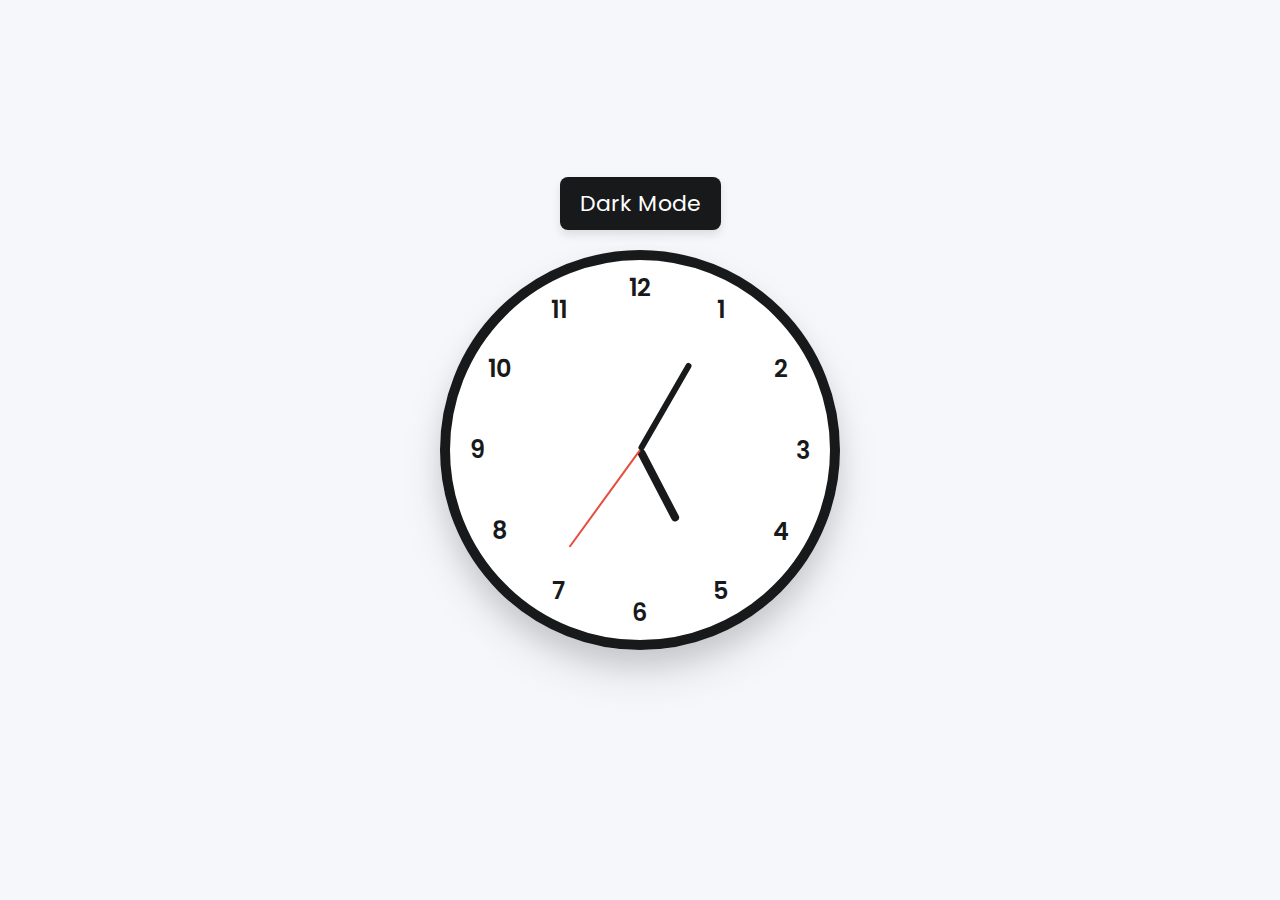
<file: index.html>
<!DOCTYPE html>
<html lang="en">
    <head>  
        <meta charset="UTF-8">
        <meta http-equiv="X-UA-Compatible" content="IE=edge">
        <meta name="viewport" content="width= device-width, initial-scale= 1.0">
        <link rel="stylesheet" href="clock.css">
        <title>Clock using Javascript</title>
        
    </head>
    <body>
        <div class="container">
            <div class="clock">

                <label style="--i: 1"><span>1</span></label>
                <label style="--i: 2"><span>2</span></label>
                <label style="--i: 3"><span>3</span></label>
                <label style="--i: 4"><span>4</span></label>
                <label style="--i: 5"><span>5</span></label>
                <label style="--i: 6"><span>6</span></label>
                <label style="--i: 7"><span>7</span></label>
                <label style="--i: 8"><span>8</span></label>
                <label style="--i: 9"><span>9</span></label>
                <label style="--i: 10"><span>10</span></label>
                <label style="--i: 11"><span>11</span></label>
                <label style="--i: 12"><span>12</span></label>
                    <div class="indicator">
                        <span class="hand hour-hand"></span>
                        <span class="hand minute-hand"></span>
                        <span class="hand second-hand"></span>
                    </div>
            </div>       
                    <div class="mode-switch">Dark Mode</div>
        </div>
    <script src="clock.js"></script>
    </body>

</html>
</file>
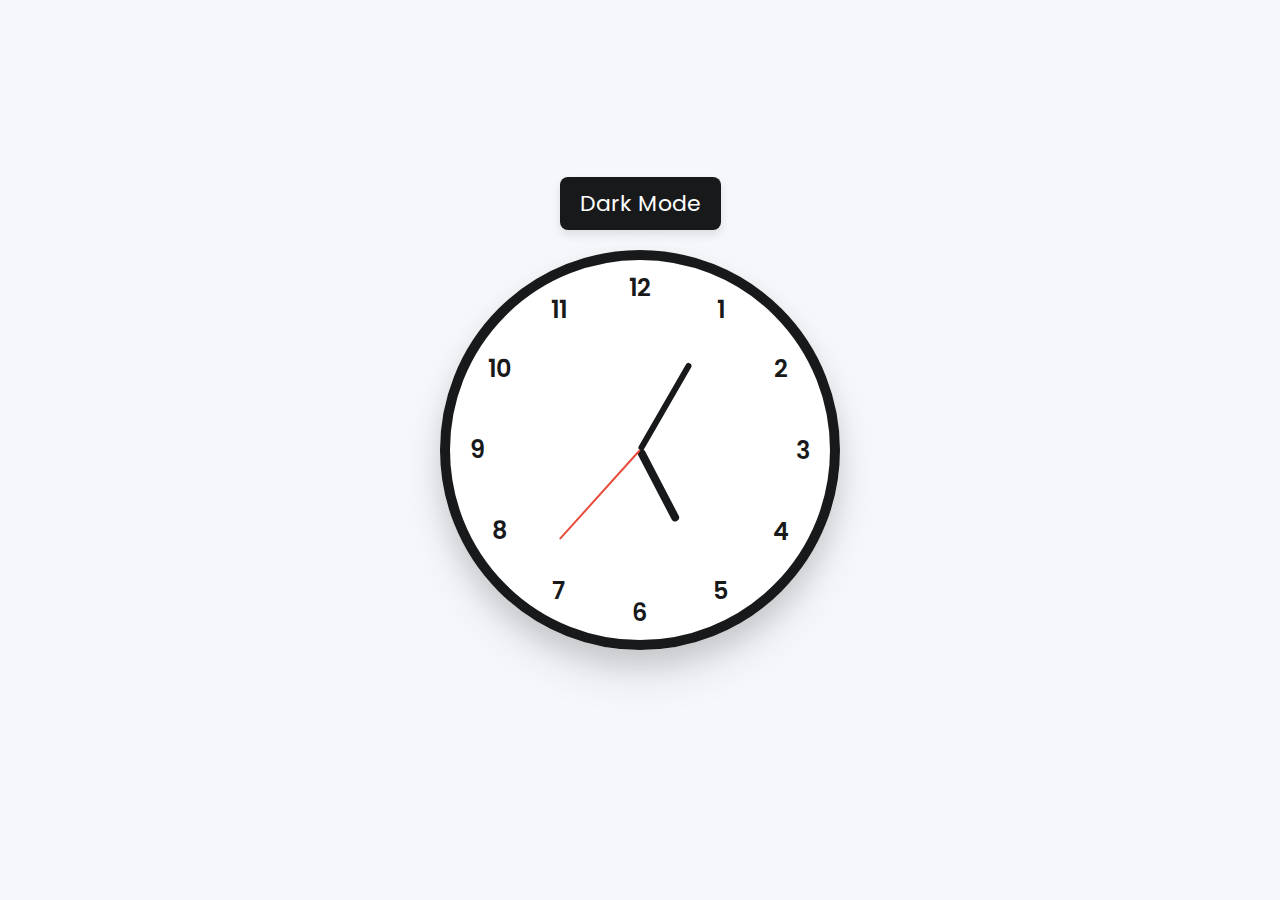
<file: clock.html>
<!DOCTYPE html>
<html lang="en">
    <head>  
        <meta charset="UTF-8">
        <meta http-equiv="X-UA-Compatible" content="IE=edge">
        <meta name="viewport" content="width= device-width, initial-scale= 1.0">
        <link rel="stylesheet" href="clock.css">
        <title>Clock using Javascript</title>
        
    </head>
    <body>
        <div class="container">
            <div class="clock">

                <label style="--i: 1"><span>1</span></label>
                <label style="--i: 2"><span>2</span></label>
                <label style="--i: 3"><span>3</span></label>
                <label style="--i: 4"><span>4</span></label>
                <label style="--i: 5"><span>5</span></label>
                <label style="--i: 6"><span>6</span></label>
                <label style="--i: 7"><span>7</span></label>
                <label style="--i: 8"><span>8</span></label>
                <label style="--i: 9"><span>9</span></label>
                <label style="--i: 10"><span>10</span></label>
                <label style="--i: 11"><span>11</span></label>
                <label style="--i: 12"><span>12</span></label>
                    <div class="indicator">
                        <span class="hand hour-hand"></span>
                        <span class="hand minute-hand"></span>
                        <span class="hand second-hand"></span>
                    </div>
            </div>       
                    <div class="mode-switch">Dark Mode</div>
        </div>
    <script src="clock.js"></script>
    </body>

</html>
</file>
<file: clock.css>
@import url("https://fonts.googleapis.com/css2?family=Poppins:wght@200;300;400;500;600;700;800;900&family=Roboto:ital,wght@0,100;0,300;0,400;0,700;0,900;1,100&display=swap");

* {
    margin: 0;
    padding: 0;
    box-sizing: border-box;
    font-family: "Poppins", sans-serif;
}

:root {
    --primary-color: #f6f7fb;
    --white-color: #fff;
    --black-color: #18191a;
    --red-color: #e74c3c;
}

body.dark {
    --primary-color: #242526;
    --black-color: #fff;
    --white-color: #18191a;
    --red-color: #e74c3c;
}

body {
    display: flex;
    min-height: 100vh;
    align-items: center;
    justify-content: center;
    background: var(--primary-color);
}

.container {
    display: flex;
    height: 400px;
    width: 400px;
    border-radius: 50%;
    align-items: center;
    justify-content: center;
    background: var(--white-color);
    box-shadow: 0 15px 25px rgba(0, 0, 0, 0.1), 0 25px 45px rgba(0, 0, 0, 0.1);
    position: relative;
}

.clock {
    position: relative;
    height: 100%;
    width: 100%;
    border-radius: 50%;
    border: 10px solid var(--black-color);
    background: var(--white-color);
}

.clock label {
    position: absolute;
    width: 100%;
    height: 100%;
    display: flex;
    justify-content: center;
    align-items: center;
    transform: rotate(calc(var(--i) * 30deg));
    transform-origin: center center;
}

.clock label span {
    position: absolute;
    top: 10px;
    font-size: 24px;
    font-weight: 600;
    color: var(--black-color);
    transform: rotate(calc(var(--i) * -30deg));
    transform-origin: center center;
}

.indicator {
    position: absolute;
    width: 100%;
    height: 100%;
    display: flex;
    justify-content: center;
    align-items: center;
}

.hand {
    position: absolute;
    bottom: 50%;
    border-radius: 25px;
    transform-origin: bottom;
}

.hour-hand {
    height: 80px;
    width: 8px;
    background: var(--black-color);
}

.minute-hand {
    height: 100px;
    width: 6px;
    background: var(--black-color);
}

.second-hand {
    height: 120px;
    width: 2px;
    background: var(--red-color);
}

.mode-switch {
    padding: 10px 20px;
    border-radius: 8px;
    font-size: 22px;
    font-weight: 400;
    display: inline-block;
    color: var(--white-color);
    background: var(--black-color);
    box-shadow: 0 5px 10px rgba(0, 0, 0, 0.1);
    cursor: pointer;
    position: absolute;
    bottom: 420px;
}
</file>
